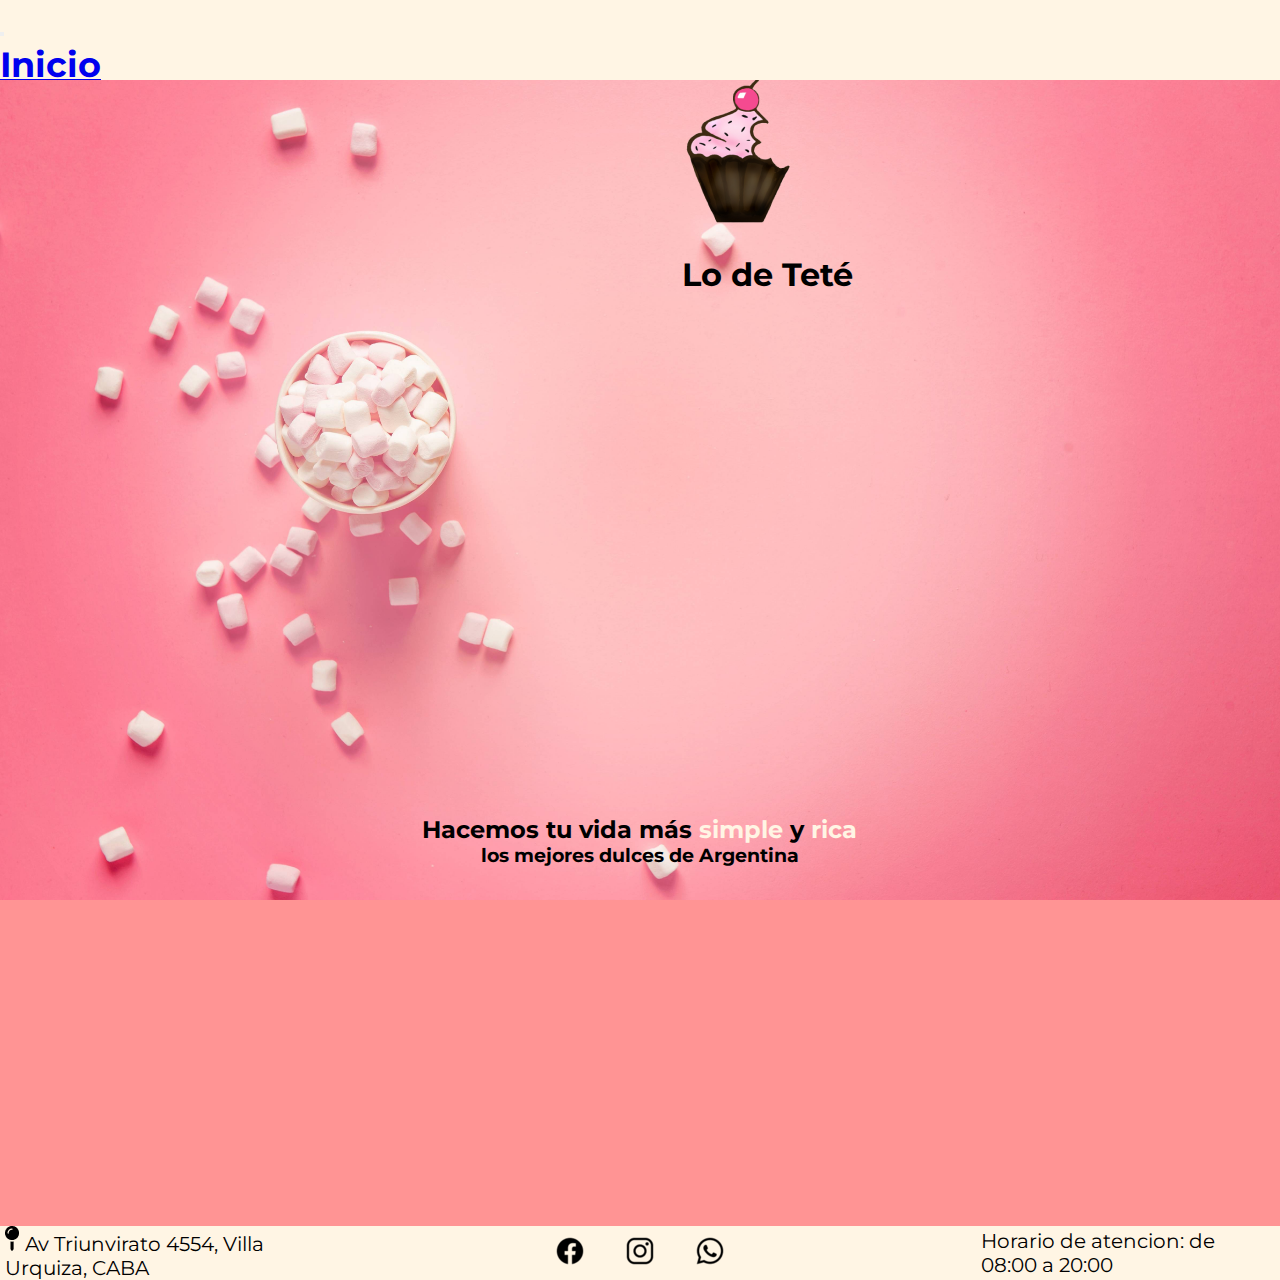
<file: index.html>
<!DOCTYPE html>
<html lang="es">

<head>
    <meta charset="UTF-8">
    <meta http-equiv="X-UA-Compatible" content="IE=edge">
    <meta name="viewport" content="width=device-width, initial-scale=1.0">
    <meta name="description" content="Lo de teté, venta de dulces, conoce nuestros productos">
    <meta name="keywords" content="tortas, dulces, comida dulce argentina">
    <title>Dulces Lo de Teté</title>
    <link rel="shortcut icon" href="assets/img/logo.png" type="image/x-icon">
    <link href="https://fonts.googleapis.com/css2?family=Montserrat:ital,wght@1,500&display=swap" rel="stylesheet">
    <link href="https://cdn.jsdelivr.net/npm/bootstrap@5.3.0-alpha3/dist/css/bootstrap.min.css" rel="stylesheet"
        integrity="sha384-KK94CHFLLe+nY2dmCWGMq91rCGa5gtU4mk92HdvYe+M/SXH301p5ILy+dN9+nJOZ" crossorigin="anonymous">
    <link rel="stylesheet" href="./css/style.css">
</head>

<body>
    <div class="hero">
        <header class="header">          
            <nav class="navbar navbar-expand-lg bg-body-tertiary">
                <div class="container-fluid">
                    <button class="navbar-toggler" type="button" data-bs-toggle="collapse" data-bs-target="#navbarNav"
                        aria-controls="navbarNav" aria-expanded="false" aria-label="Toggle navigation">
                        <span class="navbar-toggler-icon"></span>
                    </button>
                    <div class="collapse navbar-collapse" id="navbarNav">
                        <ul class="navbar-nav">
                            <li class="nav-item">
                                <a class="nav-link active" aria-current="page" href="#">Inicio</a>
                            </li>
                            <li class="nav-item">
                                <a class="nav-link" href="./pages/productos.html">Productos</a>
                            </li>
                            <li class="nav-item">
                                <a class="nav-link" href="./pages/combo.html">Combos</a>
                            </li>
                            <li class="nav-item">
                                <a class="nav-link" href="./pages/delivery.html">Delivery</a>
                            </li>
                            <li class="nav-item">
                                <a class="nav-link" href="./pages/nosotros.html">Nosotros</a>
                            </li>
                        </ul>
                    </div>
                </div>
            </nav>
        </header>
        <main class="main-index">
            <section class="sectionLogo">
                <div>
                    <img src="assets/img/logo.png" alt="">
                    <h1>Lo de Teté</h1>
                </div>
            </section>
            <div class="sectionPrincipal">
                <h2>Hacemos tu vida más <strong class="strong">simple</strong> y <strong class="strong">rica</strong>
                </h2>
            </div>
            <div class="sectionPrincipal2">
                <h3>los mejores dulces de Argentina</h3>
            </div>          
        </main>
        <footer>
            <section class="sectionFoin">
                <div>
                    <img src="./assets/img/ubicacion.png" alt="">
                    Av Triunvirato 4554, Villa Urquiza, CABA
                </div>
            </section>
            <section class="sectionFome">
                <a href="https://es-la.facebook.com/" target="_blank">
                    <img src="./assets/img/logo-facebook.png" alt="">
                </a>
                <a href="https://www.instagram.com/" target="_blank">
                    <img src="./assets/img/logo-instagram.png" alt="">
                </a>
                <a href="https://www.whatsapp.com/?lang=es" target="_blank">
                    <img src="./assets/img/logo-whatsapp.png" alt="">
                </a>
            </section>
            <section class="sectionFofi">
                Horario de atencion: de 08:00 a 20:00
            </section>
        </footer>
    </div>
</body>
<script src="https://cdn.jsdelivr.net/npm/@popperjs/core@2.11.7/dist/umd/popper.min.js"
    integrity="sha384-zYPOMqeu1DAVkHiLqWBUTcbYfZ8osu1Nd6Z89ify25QV9guujx43ITvfi12/QExE"
    crossorigin="anonymous"></script>
<script src="https://cdn.jsdelivr.net/npm/bootstrap@5.3.0-alpha3/dist/js/bootstrap.min.js"
    integrity="sha384-Y4oOpwW3duJdCWv5ly8SCFYWqFDsfob/3GkgExXKV4idmbt98QcxXYs9UoXAB7BZ"
    crossorigin="anonymous"></script>

</html>
</file>
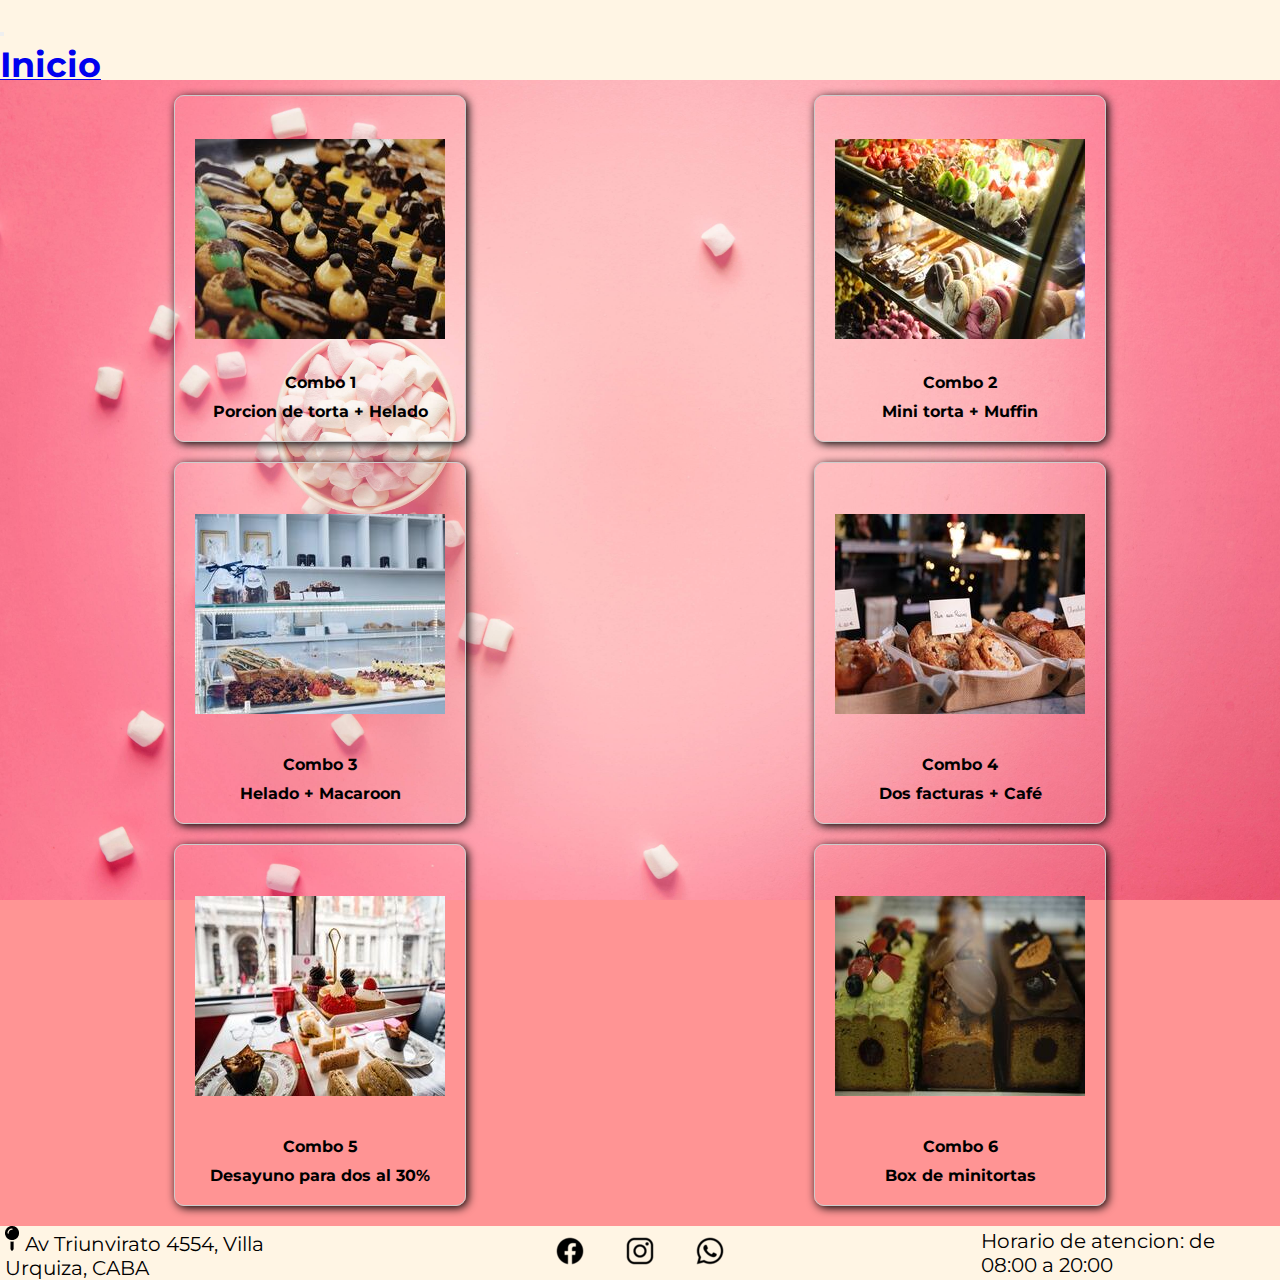
<file: pages/combo.html>
<!DOCTYPE html>
<html lang="es">

<head>
    <meta charset="UTF-8">
    <meta http-equiv="X-UA-Compatible" content="IE=edge">
    <meta name="viewport" content="width=device-width, initial-scale=1.0">
    <meta name="description" content="Lo de teté, venta de dulces, conoce nuestros productos">
    <meta name="keywords" content="Dulces, combos, combos baratos de dulces">
    <title>Combo</title>
    <link rel="shortcut icon" href="assets/img/logo.png" type="image/x-icon">
    <link href="https://fonts.googleapis.com/css2?family=Montserrat:ital,wght@1,500&display=swap" rel="stylesheet">
    <link href="https://cdn.jsdelivr.net/npm/bootstrap@5.3.0-alpha3/dist/css/bootstrap.min.css" rel="stylesheet"
    integrity="sha384-KK94CHFLLe+nY2dmCWGMq91rCGa5gtU4mk92HdvYe+M/SXH301p5ILy+dN9+nJOZ" crossorigin="anonymous">
    <link rel="stylesheet" href="../css/style.css">
</head>

<body>
    <div class="hero">
        <header class="header">
            <!-- <nav class="nav">
                <ul class="navbarb">
                    <li><a href="../index.html">Inicio</a></li>
                    <li><a href="./productos.html">Productos</a></li>
                    <li><a href="">Combo</a></li>
                    <li><a href="./delivery.html">Delivery</a></li>
                    <li><a href="./nosotros.html">Nosotros</a></li>
                </ul>
            </nav>  -->
            <nav class="navbar navbar-expand-lg bg-body-tertiary">
                <div class="container-fluid">
                    <button class="navbar-toggler" type="button" data-bs-toggle="collapse" data-bs-target="#navbarNav"
                        aria-controls="navbarNav" aria-expanded="false" aria-label="Toggle navigation">
                        <span class="navbar-toggler-icon"></span>
                    </button>        
                    <div class="collapse navbar-collapse" id="navbarNav">
                        <ul class="navbar-nav">
                            <li class="nav-item">
                                <a class="nav-link " href="../index.html">Inicio</a>
                            </li>
                            <li class="nav-item">
                                <a class="nav-link" href="./productos.html">Productos</a>
                            </li>
                            <li class="nav-item">
                                <a class="nav-link active" aria-current="page" href="">Combos</a>
                            </li>
                            <li class="nav-item">
                                <a class="nav-link" href="./delivery.html">Delivery</a>
                            </li>
                            <li class="nav-item">
                                <a class="nav-link" href="./nosotros.html">Nosotros</a>
                            </li>
                        </ul>
                    </div>
                </div>
            </nav>
        </header>
        <main class="main-combo">
            <section class="card-combo1">
                <div class="card-combimg1">
                    <img src="../assets/img/combo1.jpg" alt="foto">
                </div>
                <div class="card-combcontent1">
                    <p>Combo 1</p>
                    <p>Porcion de torta + Helado</p>
                </div>
            </section>
            <section class="card-combo2">
                <div class="card-combimg2">
                    <img src="../assets/img/combo2.jpg" alt="foto">
                </div>
                <div class="card-combcontent2">
                    <p>Combo 2</p>
                    <p>Mini torta + Muffin</p>
                </div>
            </section>
            <section class="card-combo3">
                <div class="card-combimg3">
                    <img src="../assets/img/combo3.jpg" alt="foto">
                </div>
                <div class="card-combcontent3">
                    <p>Combo 3</p>
                    <p>Helado + Macaroon </p>
                </div>
            </section>
            <section class="card-combo4">
                <div class="card-combimg4">
                    <img src="../assets/img/combo4.jpg" alt="foto">
                </div>
                <div class="card-combcontent4">
                    <p>Combo 4</p>
                    <p>Dos facturas + Café </p>
                </div>
            </section>
            <section class="card-combo5">
                <div class="card-combimg5">
                    <img src="../assets/img/combo5.jpg" alt="foto">
                </div>
                <div class="card-combcontent5">
                    <p>Combo 5</p>
                    <p>Desayuno para dos al 30%</p>
                </div>
            </section>
            <section class="card-combo6">
                <div class="card-combimg6">
                    <img src="../assets/img/combo6.jpg" alt="foto">
                </div>
                <div class="card-combcontent6">
                    <p>Combo 6</p>
                    <p>Box de minitortas</p>
                </div>
            </section>
        </main>
        <footer>
            <section class="sectionFoin">
                <div>
                    <img src="../assets/img/ubicacion.png" alt="">
                    Av Triunvirato 4554, Villa Urquiza, CABA
                </div>
            </section>
            <section class="sectionFome">
                <a href="https://es-la.facebook.com/" target="_blank">
                    <img src="../assets/img/logo-facebook.png" alt="">
                </a>
                <a href="https://www.instagram.com/" target="_blank">
                    <img src="../assets/img/logo-instagram.png" alt="">
                </a>
                <a href="https://www.whatsapp.com/?lang=es" target="_blank">
                    <img src="../assets/img/logo-whatsapp.png" alt="">
                </a>
            </section>
            <section class="sectionFofi">
                Horario de atencion: de 08:00 a 20:00 
            </section>
        </footer>
    </div>
</body>
<script src="https://cdn.jsdelivr.net/npm/@popperjs/core@2.11.7/dist/umd/popper.min.js"
    integrity="sha384-zYPOMqeu1DAVkHiLqWBUTcbYfZ8osu1Nd6Z89ify25QV9guujx43ITvfi12/QExE"
    crossorigin="anonymous"></script>
<script src="https://cdn.jsdelivr.net/npm/bootstrap@5.3.0-alpha3/dist/js/bootstrap.min.js"
    integrity="sha384-Y4oOpwW3duJdCWv5ly8SCFYWqFDsfob/3GkgExXKV4idmbt98QcxXYs9UoXAB7BZ"
    crossorigin="anonymous"></script>
</html>
</file>
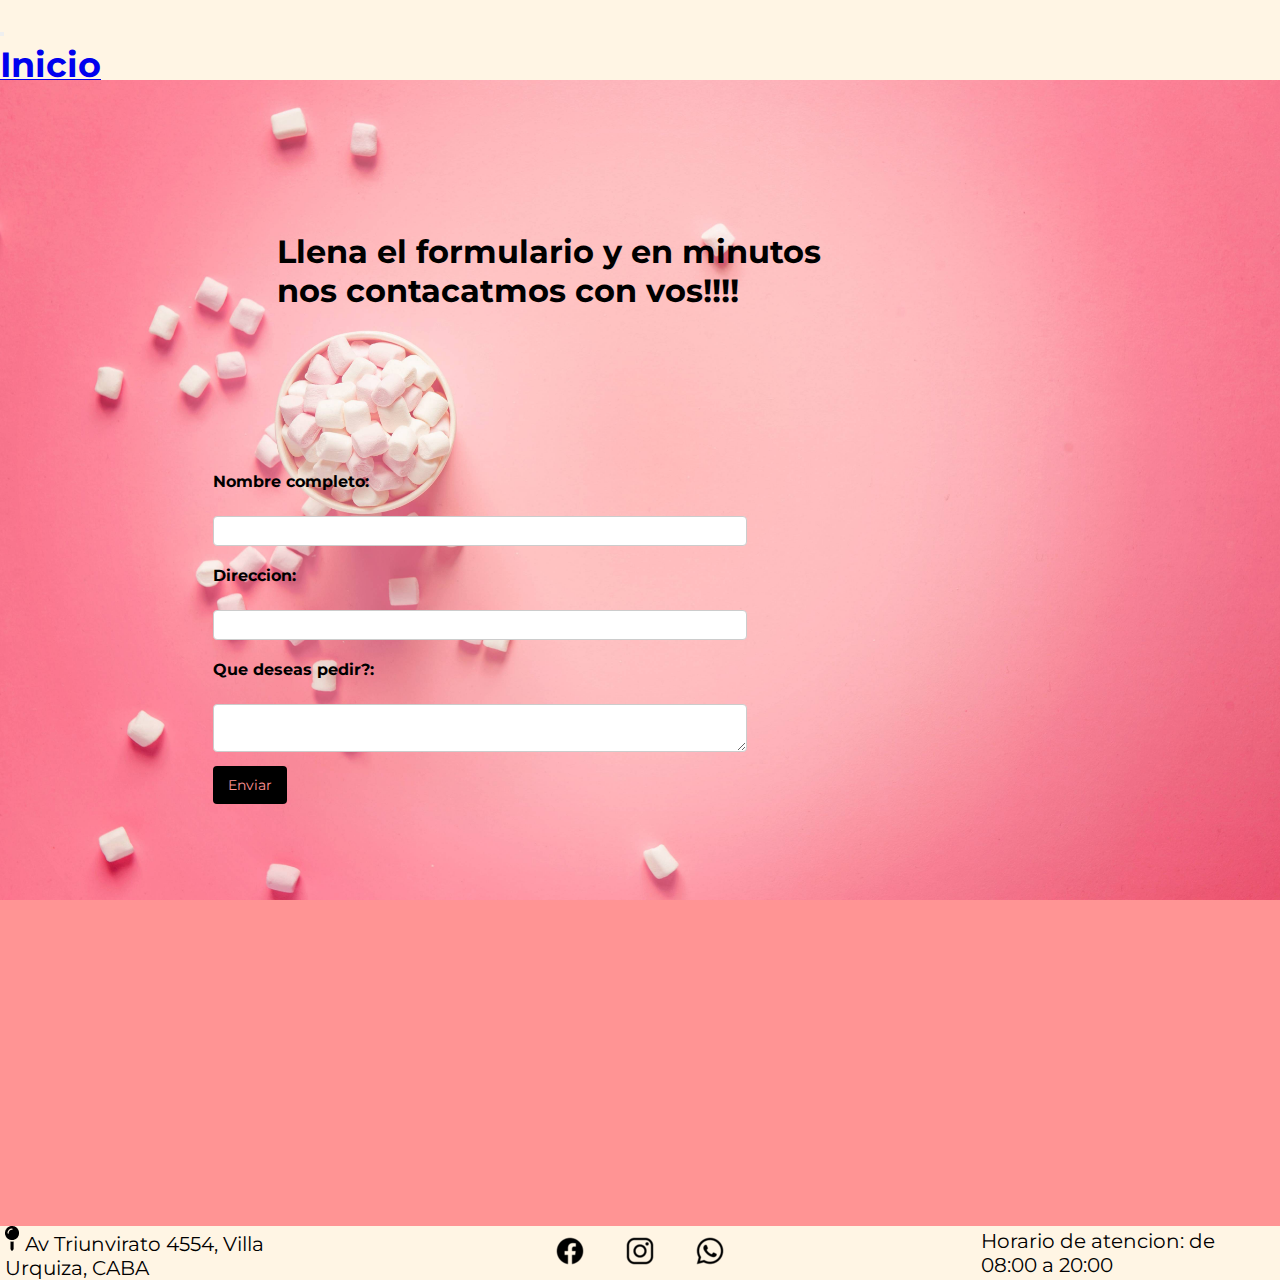
<file: pages/delivery.html>
<!DOCTYPE html>
<html lang="es">

<head>
    <meta charset="UTF-8">
    <meta http-equiv="X-UA-Compatible" content="IE=edge">
    <meta name="viewport" content="width=device-width, initial-scale=1.0">
    <meta name="description" content="Lo de teté, venta de dulces, conoce nuestros productos">
    <meta name="keywords" content="delivery de dulces, pedir cosas dulces, llegamos a tu casa ">
    <title>Delivery</title>
    <link rel="shortcut icon" href="assets/img/logo.png" type="image/x-icon">
    <link href='https://unpkg.com/boxicons@2.1.4/css/boxicons.min.css' rel='stylesheet'>
    <link href="https://fonts.googleapis.com/css2?family=Montserrat:ital,wght@1,500&display=swap" rel="stylesheet">
    <link href="https://cdn.jsdelivr.net/npm/bootstrap@5.3.0-alpha3/dist/css/bootstrap.min.css" rel="stylesheet"
    integrity="sha384-KK94CHFLLe+nY2dmCWGMq91rCGa5gtU4mk92HdvYe+M/SXH301p5ILy+dN9+nJOZ" crossorigin="anonymous">
    <link rel="stylesheet" href="../css/style.css">
</head>
<body>
    <div class="hero">        
        <header class="header">
             <!-- 
            <nav class="nav">
                <ul class="navbarb">
                    <li><a href="../index.html">Inicio</a></li>
                    <li><a href="./productos.html">Productos</a></li>
                    <li><a href="./combo.html">Combo</a></li>
                    <li><a href="./delivery.html">Delivery</a></li>
                    <li><a href="./nosotros.html">Nosotros</a></li>
                </ul>
            </nav>
             -->
             <nav class="navbar navbar-expand-lg bg-body-tertiary">
                <div class="container-fluid" >
                  <button class="navbar-toggler" type="button" data-bs-toggle="collapse" data-bs-target="#navbarNav" aria-controls="navbarNav" aria-expanded="false" aria-label="Toggle navigation">
                    <span class="navbar-toggler-icon"></span>
                  </button>
                  <div class="collapse navbar-collapse" id="navbarNav">
                    <ul class="navbar-nav">
                      <li class="nav-item">
                        <a class="nav-link" href="../index.html">Inicio</a>
                      </li>
                      <li class="nav-item">
                        <a class="nav-link" href="./productos.html">Productos</a>
                      </li>
                      <li class="nav-item">
                        <a class="nav-link"  href="./combo.html">Combos</a>
                      </li>
                      <li class="nav-item">
                        <a class="nav-link active" aria-current="page" href="#">Delivery</a>
                      </li>
                      <li class="nav-item">
                        <a class="nav-link"  href="./nosotros.html">Nosotros</a>
                      </li>
                    </ul>
                  </div>
                </div>
              </nav>
        </header>       
        <main class="main-deli">
            <div class="section-exp">
                <h1>Llena el formulario y en minutos nos contacatmos con vos!!!!</h1>
            </div>
            <section class="section-form">
                <form action="">
                    <label for="nombre">Nombre completo:</label>
                    <input type="text" id="nombre" name="nombre" required>
                    <label for="direccion">Direccion:</label>
                    <input type="email" id="correo" name="direccion" required>
                    <label for="mensaje">Que deseas pedir?:</label>
                    <textarea id="mensaje" name="mensaje" required></textarea>
                    <button type="submit">Enviar</button>
                </form>
            </section>
            </form>
            </section>
        </main>
        <footer>
            <section class="sectionFoin">
                <div>
                    <img src="../assets/img/ubicacion.png" alt="">
                    Av Triunvirato 4554, Villa Urquiza, CABA
                </div>
            </section>
            <section class="sectionFome">
                <a href="https://es-la.facebook.com/" target="_blank">
                    <img src="../assets/img/logo-facebook.png" alt="">
                </a>
                <a href="https://www.instagram.com/" target="_blank">
                    <img src="../assets/img/logo-instagram.png" alt="">
                </a>
                <a href="https://www.whatsapp.com/?lang=es" target="_blank">
                    <img src="../assets/img/logo-whatsapp.png" alt="">
                </a>
            </section>
            <section class="sectionFofi">
                Horario de atencion: de 08:00 a 20:00 
            </section>
        </footer>
        <script src="https://cdn.jsdelivr.net/npm/@popperjs/core@2.11.7/dist/umd/popper.min.js"
            integrity="sha384-zYPOMqeu1DAVkHiLqWBUTcbYfZ8osu1Nd6Z89ify25QV9guujx43ITvfi12/QExE"
            crossorigin="anonymous"></script>
        <script src="https://cdn.jsdelivr.net/npm/bootstrap@5.3.0-alpha3/dist/js/bootstrap.min.js"
            integrity="sha384-Y4oOpwW3duJdCWv5ly8SCFYWqFDsfob/3GkgExXKV4idmbt98QcxXYs9UoXAB7BZ"
            crossorigin="anonymous"></script>
</body>
</html>
<!-- 
<body>
    <div class="hero">
         <header class="header">
           <nav class="nav">
                <ul class="navbarb">
                    <li><a href="../index.html">Inicio</a></li>
                    <li><a href="./productos.html">Productos</a></li>
                    <li><a href="./combo.html">Combo</a></li>
                    <li><a href="./delivery.html">Delivery</a></li>
                    <li><a href="./nosotros.html">Nosotros</a></li>
                </ul>
            </nav>
        </header>       
        <nav class="navbar navbar-expand-lg bg-body-tertiary">
            <div class="container-fluid">
                <button class="navbar-toggler" type="button" data-bs-toggle="collapse" data-bs-target="#navbarNav"
                    aria-controls="navbarNav" aria-expanded="false" aria-label="Toggle navigation">
                    <span class="navbar-toggler-icon"></span>
                </button>
                <div class="collapse navbar-collapse" id="navbarNav">
                    <ul class="navbar-nav">
                        <li class="nav-item">
                            <a class="nav-link " href="../index.html">Inicio</a>
                        </li>
                        <li class="nav-item">
                            <a class="nav-link" href="./productos.html">Productos</a>
                        </li>
                        <li class="nav-item">
                            <a class="nav-link" href="./combo.html">Combos</a>
                        </li>
                        <li class="nav-item">
                            <a class="nav-link  active" aria-current="page" href="">Delivery</a>
                        </li>
                        <li class="nav-item">
                            <a class="nav-link" href="./nosotros.html">Nosotros</a>
                        </li>
                    </ul>
                </div>
            </div>
        </nav>
        <main class="main-deli">
            <div class="section-exp">
                <h1>Llena el formulario y en minutos nos contacatmos con vos!!!!</h1>
            </div>
            <section class="section-form">
                <form action="">
                    <label for="nombre">Nombre completo:</label>
                    <input type="text" id="nombre" name="nombre" required>
                    <label for="direccion">Direccion:</label>
                    <input type="email" id="correo" name="direccion" required>
                    <label for="mensaje">Que deseas pedir?:</label>
                    <textarea id="mensaje" name="mensaje" required></textarea>

                    <button type="submit">Enviar</button>
                </form>
            </section>
            </form>
            </section>
        </main>
        <footer>
            <section class="sectionFoin">
                <div>
                    <img src="../assets/img/ubicacion.png" alt="">
                    3891 Ranchview Dr. Richardson, California 62639
                </div>
            </section>
            <section class="sectionFome">
                <a href="https://es-la.facebook.com/" target="_blank">
                    <img src="../assets/img/logo-facebook.png" alt="">
                </a>
                <a href="https://www.instagram.com/" target="_blank">
                    <img src="../assets/img/logo-instagram.png" alt="">
                </a>
                <a href="https://www.whatsapp.com/?lang=es" target="_blank">
                    <img src="../assets/img/logo-whatsapp.png" alt="">
                </a>
            </section>
            <section class="sectionFofi">
                Horario de atencion: de 08:00 a 20:00 
            </section>
        </footer>
</body> 

</html>
</file>
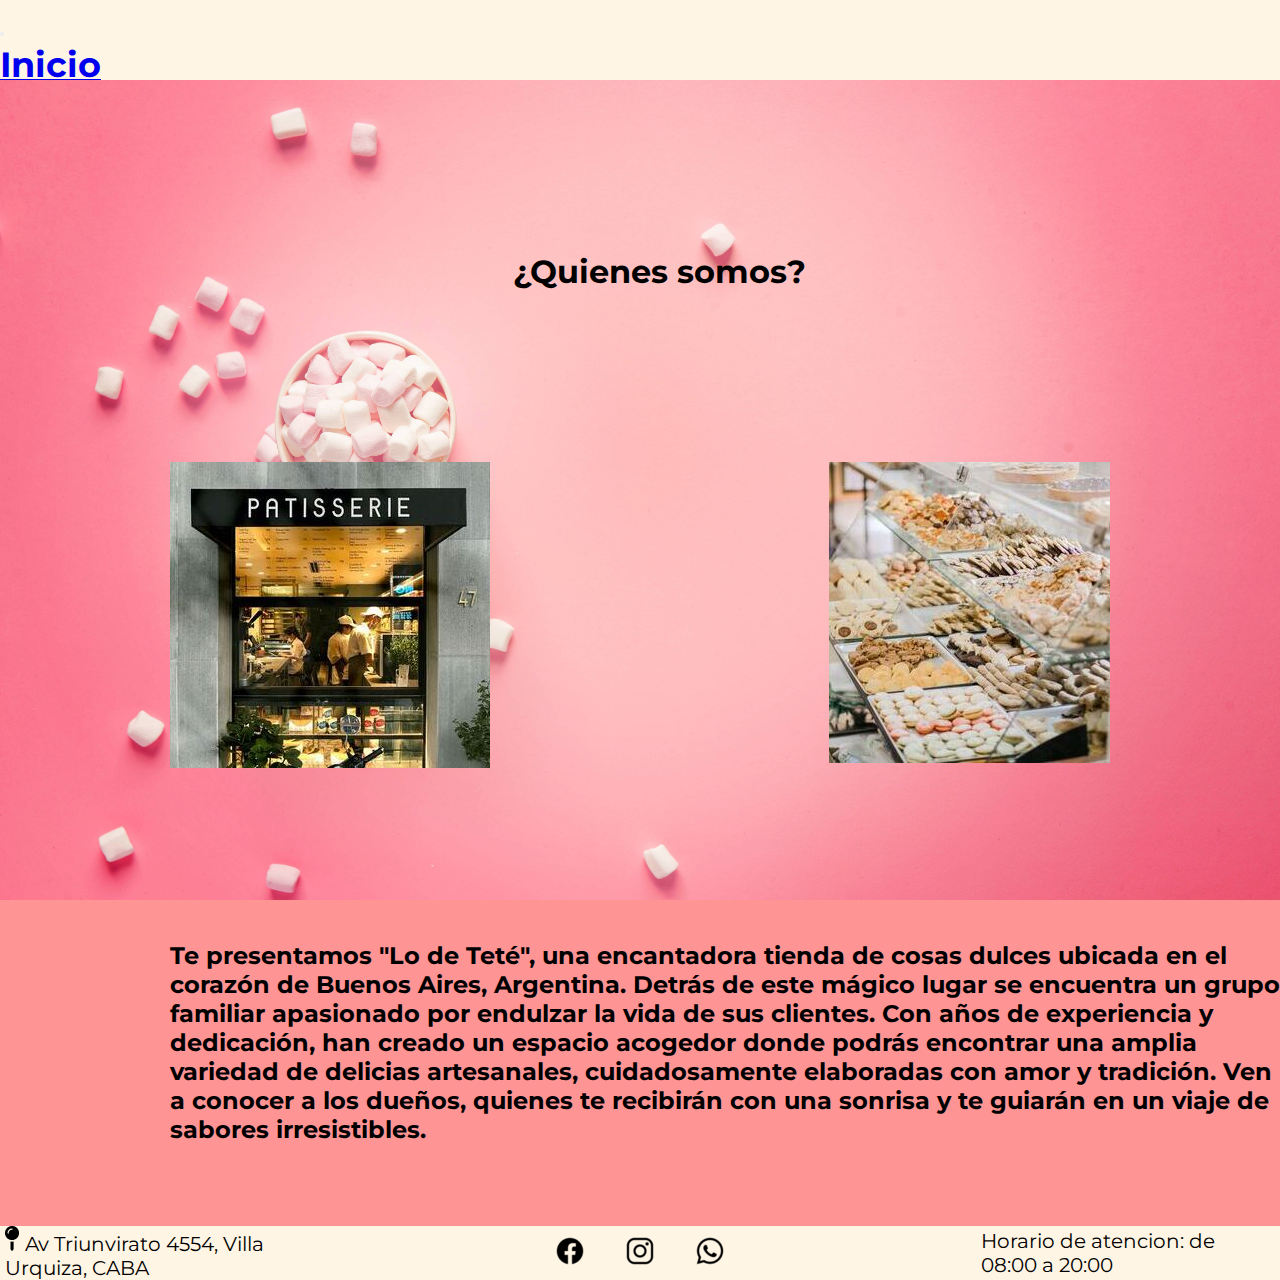
<file: pages/nosotros.html>
<!DOCTYPE html>
<html lang="es">

<head>
    <meta charset="UTF-8">
    <meta http-equiv="X-UA-Compatible" content="IE=edge">
    <meta name="viewport" content="width=device-width, initial-scale=1.0">
    <meta name="description" content="Lo de teté, venta de dulces, conoce nuestros productos">
    <meta name="keywords" content="tortas, dulces, comida dulce argentina">
    <title>Nosotros</title>
    <link rel="shortcut icon" href="assets/img/logo.png" type="image/x-icon">
    <link href="https://fonts.googleapis.com/css2?family=Montserrat:ital,wght@1,500&display=swap" rel="stylesheet">
    <link href="https://cdn.jsdelivr.net/npm/bootstrap@5.3.0-alpha3/dist/css/bootstrap.min.css" rel="stylesheet"
        integrity="sha384-KK94CHFLLe+nY2dmCWGMq91rCGa5gtU4mk92HdvYe+M/SXH301p5ILy+dN9+nJOZ" crossorigin="anonymous">
    <link rel="stylesheet" href="../css/style.css">
</head>

<body>
    <div class="hero">
        <header class="header">
            <!-- <nav class="nav">
                <ul class="navbarb">
                    <li><a href="../index.html">Inicio</a></li>
                    <li><a href="./productos.html">Productos</a></li>
                    <li><a href="./combo.html">Combo</a></li>
                    <li><a href="./delivery.html">Delivery</a></li>
                    <li><a href="">Nosotros</a></li>
                </ul>
            </nav>  -->
            <nav class="navbar navbar-expand-lg bg-body-tertiary">
                <div class="container-fluid">
                    <button class="navbar-toggler" type="button" data-bs-toggle="collapse" data-bs-target="#navbarNav"
                        aria-controls="navbarNav" aria-expanded="false" aria-label="Toggle navigation">
                        <span class="navbar-toggler-icon"></span>
                    </button>
                    <div class="collapse navbar-collapse" id="navbarNav">
                        <ul class="navbar-nav">
                            <li class="nav-item">
                                <a class="nav-link " href="../index.html">Inicio</a>
                            </li>
                            <li class="nav-item">
                                <a class="nav-link" href="./productos.html">Productos</a>
                            </li>
                            <li class="nav-item">
                                <a class="nav-link" href="./combo.html">Combos</a>
                            </li>
                            <li class="nav-item">
                                <a class="nav-link" href="./delivery.html">Delivery</a>
                            </li>
                            <li class="nav-item">
                                <a class="nav-link active" aria-current="page" href="">Nosotros</a>
                            </li>
                        </ul>
                    </div>
                </div>
            </nav>
        </header>
        <main class="main-nos">
            <div class="info-nos">
                <h1>
                    ¿Quienes somos?
                </h1>
            </div>
            <div class="info-nos2">
                <h2>
                    Te presentamos "Lo de Teté", una encantadora tienda de cosas dulces ubicada en el corazón de Buenos
                    Aires, Argentina. Detrás de este mágico lugar se encuentra un grupo familiar apasionado por endulzar
                    la vida de sus clientes. Con años de experiencia y dedicación, han creado un espacio acogedor donde
                    podrás encontrar una amplia variedad de delicias artesanales, cuidadosamente elaboradas con amor y
                    tradición. Ven a conocer a los dueños, quienes te recibirán con una sonrisa y te guiarán en un viaje
                    de sabores irresistibles.</h2>
            </div>
            <div class="img-nos">
                <img src="../assets/img/local.jpg" alt="foto de nosotros">
            </div>
            <div class="img-nos2">
                <img src="../assets/img/local-2.jpg" alt="foto de nosotros">
            </div>
        </main>
        <footer>
            <section class="sectionFoin">
                <div>
                    <img src="../assets/img/ubicacion.png" alt="">
                    Av Triunvirato 4554, Villa Urquiza, CABA
                </div>
            </section>
            <section class="sectionFome">
                <a href="https://es-la.facebook.com/" target="_blank">
                    <img src="../assets/img/logo-facebook.png" alt="">
                </a>
                <a href="https://www.instagram.com/" target="_blank">
                    <img src="../assets/img/logo-instagram.png" alt="">
                </a>
                <a href="https://www.whatsapp.com/?lang=es" target="_blank">
                    <img src="../assets/img/logo-whatsapp.png" alt="">
                </a>
            </section>
            <section class="sectionFofi">
                Horario de atencion: de 08:00 a 20:00
            </section>
        </footer>
    </div>
</body>
<script src="https://cdn.jsdelivr.net/npm/@popperjs/core@2.11.7/dist/umd/popper.min.js"
    integrity="sha384-zYPOMqeu1DAVkHiLqWBUTcbYfZ8osu1Nd6Z89ify25QV9guujx43ITvfi12/QExE"
    crossorigin="anonymous"></script>
<script src="https://cdn.jsdelivr.net/npm/bootstrap@5.3.0-alpha3/dist/js/bootstrap.min.js"
    integrity="sha384-Y4oOpwW3duJdCWv5ly8SCFYWqFDsfob/3GkgExXKV4idmbt98QcxXYs9UoXAB7BZ"
    crossorigin="anonymous"></script>

</html>
</file>
<file: css/style.css>
@import url("https://fonts.googleapis.com/css2?family=Montserrat:ital,wght@0,100;0,200;0,300;0,400;0,500;0,600;0,700;0,800;0,900;1,100;1,200;1,300;1,400;1,500;1,600;1,700;1,800;1,900&display=swap");
* {
  margin: 0;
  padding: 0;
  box-sizing: border-box;
  font-family: "Montserrat", sans-serif;
}

.hero {
  width: 100%;
  display: grid;
  margin: 0 auto;
  grid-template-rows: 80px 1fr auto;
  text-decoration: none;
  list-style: none;
}

header {
  display: grid;
  grid-template-columns: repeat(11, 1fr);
  align-items: center;
  height: 80px;
  background-color: #FFF5E4;
}
header .nav {
  grid-column: 4/9;
}
header .navbar {
  --bs-navbar-padding-y: 0.0rem;
  font-size: 35px;
  font-weight: bold;
}
header .navbar .container-fluid {
  background-color: #FFF5E4;
}
header .navbarb {
  display: flex;
  flex-direction: row;
  gap: 5px;
  list-style-type: none;
}
header .navbarb li {
  display: inline-block;
  text-decoration: none;
  list-style: none;
  font-size: 30px;
  padding-left: 10px;
  color: black;
  font-family: "Montserrat", sans-serif;
}
header .navbarb a {
  text-decoration: none;
  list-style: none;
  font-weight: 800;
  color: black;
  font-weight: bold;
}
header .navbarb a .nav-link {
  font-size: 30px;
}

.main-index,
.main-prod,
.main-deli,
.main-nos,
.main-combo {
  background-color: #FF9494;
  width: 100%;
  margin: 0 auto;
  background-size: cover;
  background-position: center;
  background-repeat: no-repeat;
  background-attachment: fixed;
  background-image: url(../assets/img/fondo-little.jpg);
  color: black;
  font-family: "Montserrat", sans-serif;
  display: grid;
  grid-template-columns: repeat(6, 1fr);
  grid-template-rows: repeat(3, 1fr);
}

.main-index .sectionLogo {
  display: grid;
  grid-column: 4/6;
  font-family: "Montserrat", sans-serif;
  font-weight: bold;
  display: flex;
  flex-direction: none;
  flex-wrap: none;
  justify-content: end;
  align-items: end;
}
.main-index .sectionPrincipal {
  display: grid;
  grid-column: 4/6;
  grid-row: 2/3;
  justify-content: center;
  align-items: end;
}
.main-index .sectionPrincipal .strong {
  color: #FFF5E4;
  font-weight: bold;
}
.main-index .sectionPrincipal2 {
  display: grid;
  grid-column: 4/6;
  grid-row: 3/4;
  justify-content: center;
  align-items: start;
}
.main-index .sectionFinal {
  display: grid;
  grid-row: 3/4;
  grid-column: 5/7;
  font-size: 105%;
  flex-direction: column;
  justify-content: center;
  align-items: center;
}

.main-nos .info-nos {
  display: grid;
  grid-row: 1;
  grid-column: 3/5;
  justify-content: center;
  align-items: center;
}
.main-nos .info-nos2 {
  display: grid;
  grid-row: 3/5;
  grid-column: 2/7;
  justify-content: center;
  align-items: center;
  padding-top: 15px;
}
.main-nos .img-nos {
  display: grid;
  grid-row: 2;
  grid-column: 2/3;
}
.main-nos .img-nos2 {
  display: grid;
  grid-row: 2;
  grid-column: 5/6;
}

.main-prod .card-tortas {
  display: grid;
  grid-row: 1/2;
  grid-column: 2/3;
  justify-content: center;
  align-items: end;
  max-width: 360px;
  border: 1px solid #ccc;
  box-shadow: 2px 2px 10px black;
  padding: 20px;
  margin-bottom: 20px;
  border-radius: 10px;
  margin-top: 5%;
}
.main-prod .card-tortas .card-img1 {
  width: 100%;
  height: auto;
  margin-bottom: 10px;
}
.main-prod .card-tortas .card-content1 {
  font-weight: bold;
  display: flex;
  display: flex;
  flex-direction: column;
  flex-wrap: none;
  justify-content: center;
  align-items: center;
  gap: 10px;
}

.card-muffins {
  display: grid;
  grid-row: 1/2;
  grid-column: 5/6;
  justify-content: center;
  align-items: end;
  max-width: 360px;
  border: 1px solid #ccc;
  box-shadow: 2px 2px 10px black;
  padding: 20px;
  margin-bottom: 20px;
  border-radius: 10px;
  margin-top: 5%;
}
.card-muffins .card-img2 {
  width: 100%;
  height: auto;
  margin-bottom: 10px;
  margin-left: 15px;
}
.card-muffins .card-content2 {
  font-weight: bold;
  display: flex;
  flex-direction: column;
  flex-wrap: none;
  justify-content: center;
  align-items: center;
  gap: 10px;
}

.card-minitorta, .card-helado, .card-facturas, .card-macarons {
  display: grid;
  grid-row: 2/3;
  grid-column: 2/3;
  justify-content: center;
  align-items: end;
  max-width: 360px;
  border: 1px solid #ccc;
  box-shadow: 2px 2px 10px black;
  padding: 20px;
  margin-bottom: 20px;
  border-radius: 10px;
  animation-name: cardEntrance;
  animation-duration: 1s;
  animation-timing-function: ease-in-out;
  animation-fill-mode: forwards;
}
.card-minitorta .card-img3, .card-helado .card-img3, .card-facturas .card-img3, .card-macarons .card-img3 {
  display: flex;
  flex-direction: none;
  flex-wrap: none;
  justify-content: center;
  align-items: center;
  width: 100%;
  height: auto;
  margin-bottom: 10px;
  object-fit: contain;
}
.card-minitorta .card-content3, .card-helado .card-content3, .card-facturas .card-content3, .card-macarons .card-content3 {
  font-weight: bold;
  display: flex;
  flex-direction: column;
  flex-wrap: none;
  justify-content: center;
  align-items: center;
  gap: 10px;
}
@keyframes cardEntrance {
  0% {
    opacity: 0;
    transform: translateY(50px);
  }
  100% {
    opacity: 1;
    transform: translateY(0);
  }
}

.card-macarons {
  grid-row: 2/3;
  grid-column: 5/6;
  animation-name: cardEntrance;
  animation-duration: 1s;
  animation-timing-function: ease-in-out;
  animation-fill-mode: forwards;
}
.card-macarons .card-img4 {
  display: flex;
  flex-direction: none;
  flex-wrap: none;
  justify-content: center;
  align-items: center;
  width: 100%;
  height: auto;
  margin-bottom: 10px;
  object-fit: contain;
}
.card-macarons .card-content4 {
  font-weight: bold;
  display: flex;
  flex-direction: column;
  flex-wrap: none;
  justify-content: center;
  align-items: center;
  gap: 10px;
}
@keyframes cardEntrance {
  0% {
    opacity: 0;
    transform: translateY(50px);
  }
  100% {
    opacity: 1;
    transform: translateY(0);
  }
}

.card-facturas {
  grid-row: 3/4;
  grid-column: 2/3;
  animation-name: cardEntrance;
  animation-duration: 1s;
  animation-timing-function: ease-in-out;
  animation-fill-mode: forwards;
}
.card-facturas .card-img5 {
  display: flex;
  flex-direction: none;
  flex-wrap: none;
  justify-content: center;
  align-items: center;
  width: 100%;
  height: auto;
  margin-bottom: 10px;
  object-fit: contain;
}
.card-facturas .card-content5 {
  font-weight: bold;
  display: flex;
  flex-direction: column;
  flex-wrap: none;
  justify-content: center;
  align-items: center;
  gap: 10px;
}
@keyframes cardEntrance {
  0% {
    opacity: 0;
    transform: translateY(50px);
  }
  100% {
    opacity: 1;
    transform: translateY(0);
  }
}

.card-helado {
  grid-row: 3/4;
  grid-column: 5/6;
  animation-name: cardEntrance;
  animation-duration: 1s;
  animation-timing-function: ease-in-out;
  animation-fill-mode: forwards;
}
.card-helado .card-img6 {
  display: flex;
  flex-direction: none;
  flex-wrap: none;
  justify-content: center;
  align-items: center;
  width: 100%;
  height: auto;
  margin-bottom: 10px;
  object-fit: contain;
}
.card-helado .card-content6 {
  font-weight: bold;
  display: flex;
  flex-direction: column;
  flex-wrap: none;
  justify-content: center;
  align-items: center;
  gap: 10px;
}
@keyframes cardEntrance {
  0% {
    opacity: 0;
    transform: translateY(50px);
  }
  100% {
    opacity: 1;
    transform: translateY(0);
  }
}

.main-combo .card-combo1 {
  display: grid;
  grid-row: 1/2;
  grid-column: 2/3;
  justify-content: center;
  align-items: end;
  max-width: 360px;
  border: 1px solid #ccc;
  box-shadow: 2px 2px 10px black;
  padding: 20px;
  margin-bottom: 20px;
  border-radius: 10px;
  margin-top: 5%;
}
.main-combo .card-combo1 .card-combimg1 {
  display: flex;
  flex-direction: none;
  flex-wrap: none;
  justify-content: center;
  align-items: center;
  width: 100%;
  height: auto;
  margin-bottom: 10px;
  object-fit: contain;
}
.main-combo .card-combo1 .card-combcontent1 {
  font-weight: bold;
  display: flex;
  flex-direction: column;
  flex-wrap: none;
  justify-content: center;
  align-items: center;
  gap: 10px;
}
.main-combo .card-combo2 {
  display: grid;
  grid-row: 1/2;
  grid-column: 5/6;
  justify-content: center;
  align-items: end;
  max-width: 360px;
  border: 1px solid #ccc;
  box-shadow: 2px 2px 10px black;
  padding: 20px;
  margin-bottom: 20px;
  border-radius: 10px;
  margin-top: 5%;
}
.main-combo .card-combo2 .card-combimg2 {
  display: flex;
  flex-direction: none;
  flex-wrap: none;
  justify-content: center;
  align-items: center;
  width: 100%;
  height: auto;
  margin-bottom: 10px;
  object-fit: contain;
}
.main-combo .card-combo2 .card-combcontent2 {
  font-weight: bold;
  display: flex;
  flex-direction: column;
  flex-wrap: none;
  justify-content: center;
  align-items: center;
  gap: 10px;
}
.main-combo .card-combo3 {
  display: grid;
  grid-row: 2/3;
  grid-column: 2/3;
  justify-content: center;
  align-items: end;
  max-width: 360px;
  border: 1px solid #ccc;
  box-shadow: 2px 2px 10px black;
  padding: 20px;
  margin-bottom: 20px;
  border-radius: 10px;
}
.main-combo .card-combo3 .card-combimg3 {
  display: flex;
  flex-direction: none;
  flex-wrap: none;
  justify-content: center;
  align-items: center;
  width: 100%;
  height: auto;
  margin-bottom: 10px;
  object-fit: contain;
}
.main-combo .card-combo3 .card-combcontent3 {
  font-weight: bold;
  display: flex;
  flex-direction: column;
  flex-wrap: none;
  justify-content: center;
  align-items: center;
  gap: 10px;
}
.main-combo .card-combo4 {
  display: grid;
  grid-row: 2/3;
  grid-column: 5/6;
  justify-content: center;
  align-items: end;
  max-width: 360px;
  border: 1px solid #ccc;
  box-shadow: 2px 2px 10px black;
  padding: 20px;
  margin-bottom: 20px;
  border-radius: 10px;
}
.main-combo .card-combo4 .card-combimg4 {
  display: flex;
  flex-direction: none;
  flex-wrap: none;
  justify-content: center;
  align-items: center;
  width: 100%;
  height: auto;
  margin-bottom: 10px;
  object-fit: contain;
}
.main-combo .card-combo4 .card-combcontent4 {
  font-weight: bold;
  display: flex;
  flex-direction: column;
  flex-wrap: none;
  justify-content: center;
  align-items: center;
  gap: 10px;
}
.main-combo .card-combo5 {
  display: grid;
  grid-row: 3/4;
  grid-column: 2/3;
  justify-content: center;
  align-items: end;
  max-width: 360px;
  border: 1px solid #ccc;
  box-shadow: 2px 2px 10px black;
  padding: 20px;
  margin-bottom: 20px;
  border-radius: 10px;
}
.main-combo .card-combo5 .card-combimg5 {
  display: flex;
  flex-direction: none;
  flex-wrap: none;
  justify-content: center;
  align-items: center;
  width: 100%;
  height: auto;
  margin-bottom: 10px;
  object-fit: contain;
}
.main-combo .card-combo5 .card-combcontent5 {
  font-weight: bold;
  display: flex;
  flex-direction: column;
  flex-wrap: none;
  justify-content: center;
  align-items: center;
  gap: 10px;
}
.main-combo .card-combo6 {
  display: grid;
  grid-row: 3/4;
  grid-column: 5/6;
  justify-content: center;
  align-items: end;
  max-width: 360px;
  border: 1px solid #ccc;
  box-shadow: 2px 2px 10px black;
  padding: 20px;
  margin-bottom: 20px;
  border-radius: 10px;
}
.main-combo .card-combo6 .card-combimg6 {
  display: flex;
  flex-direction: none;
  flex-wrap: none;
  justify-content: center;
  align-items: center;
  width: 100%;
  height: auto;
  margin-bottom: 10px;
  object-fit: contain;
}
.main-combo .card-combo6 .card-combcontent6 {
  font-weight: bold;
  display: flex;
  flex-direction: column;
  flex-wrap: none;
  justify-content: center;
  align-items: center;
  gap: 10px;
}

.main-deli .section-exp {
  display: grid;
  grid-row: 1/2;
  grid-column: 2/5;
  justify-content: center;
  align-items: center;
  margin-left: 10%;
}
.main-deli .section-form {
  display: grid;
  grid-row: 2/3;
  grid-column: 2/3;
}
.main-deli .section-form form {
  width: 250%;
  max-width: 800px;
  margin: 0 auto;
  font-weight: bold;
}
.main-deli .section-form form label {
  display: block;
  margin-bottom: 25px;
  font-weight: bold;
  margin-top: 10px;
}
.main-deli .section-form form input[type=text],
.main-deli .section-form form input[type=email],
.main-deli .section-form form textarea {
  width: 100%;
  padding: 5px;
  margin-bottom: 10px;
  border: 1px solid #ccc;
  border-radius: 4px;
  box-sizing: border-box;
  font-size: 14px;
}
.main-deli .section-form form button[type=submit] {
  background-color: #000000;
  color: #FF9494;
  padding: 10px 15px;
  border: none;
  border-radius: 4px;
  cursor: pointer;
  font-size: 14px;
}

footer {
  display: grid;
  grid-template-columns: 1fr 1fr 1fr;
  background-color: #FFF5E4;
  color: black;
  gap: 15%;
  font-family: "Montserrat", sans-serif;
}
footer .sectionFoin {
  padding-left: 5px;
  display: flex;
  flex-direction: none;
  flex-wrap: none;
  justify-content: none;
  align-items: center;
}
footer .sectionFome {
  gap: 20px;
  display: flex;
  flex-direction: none;
  flex-wrap: none;
  justify-content: center;
  align-items: center;
}
footer .sectionFofi {
  display: flex;
  flex-direction: none;
  flex-wrap: none;
  justify-content: center;
  align-items: center;
}

.navbar {
  --bs-navbar-padding-y: 0.0rem;
}
.navbar .container-fluid {
  background-color: #FFF5E4;
}

@media (max-width: 1440px) {
  .hero {
    width: 100vw;
    height: 100vw;
  }
  .main-index .sectionLogo {
    grid-column: 3/5;
    align-items: start;
  }
  .main-index .sectionPrincipal {
    grid-column: 2/6;
    grid-row: 2/3;
    flex-direction: column;
    justify-content: center;
    align-items: end;
  }
  .main-index .sectionPrincipal2 {
    grid-column: 2/6;
    grid-row: 3/4;
    flex-direction: column;
    justify-content: center;
  }
  footer .sectionFinal {
    grid-row: 3/4;
    grid-column: 4/7;
    flex-direction: column;
    justify-content: center;
    align-items: center;
  }
  footer .sectionFoin {
    align-items: center;
    font-size: 20px;
  }
  footer .sectionFome {
    gap: 40px;
  }
  footer .sectionFofi {
    justify-content: start;
    align-items: center;
    font-size: 20px;
    padding-right: 40px;
  }
}
@media (max-width: 768px) {
  .hero {
    width: 100vw;
    height: 100vw;
  }
  header .navbar {
    font-size: 25px;
  }
  header .navbar .container-fluid {
    background-color: #FFF5E4;
  }
  header .nav {
    grid-column: 1/3;
  }
  header .nav .navbarb {
    flex-direction: column;
    list-style: none;
  }
  header .nav ul {
    position: absolute;
    width: 100%;
    height: 210px;
    top: 80px;
    left: -105%;
    text-align: center;
  }
  header .nav ul li {
    display: block;
    margin: 10px 0;
    line-height: 20px;
  }
  header .nav ul li a {
    font-size: 20px;
    color: #000;
  }
  .footer .sectionFome {
    gap: 10px;
  }
}
@media (max-width: 625px) {
  .hero {
    width: 100vw;
    height: 100vw;
  }
  header .navbar {
    font-size: 20px;
  }
  header .navbar .container-fluid {
    background-color: #FFF5E4;
  }
  header .navbar {
    font-size: 20px;
  }
  header .nav {
    grid-column: 2/5;
  }
  header .nav .navbarb {
    gap: 6%;
  }
  header .nav .navbarb li {
    font-size: 12px;
  }
  .main-index .sectionLogo {
    grid-column: 4/5;
  }
  .main-index .sectionPrincipal {
    grid-column: 2/6;
    grid-row: 2/3;
    flex-direction: column;
    justify-content: center;
    align-items: end;
  }
  .main-index .sectionPrincipal2 {
    grid-column: 2/6;
    grid-row: 3/4;
    flex-direction: column;
    justify-content: center;
  }
  .main-prod .card-muffins {
    display: grid;
    grid-row: 4/5;
    grid-column: 2/3;
    justify-content: center;
    align-items: end;
    max-width: 360px;
    border: 1px solid #ccc;
    box-shadow: 2px 2px 10px black;
    padding: 20px;
    margin-bottom: 20px;
    border-radius: 10px;
    margin-top: 5%;
    margin-left: 5%;
  }
  .main-prod .card-muffins .card-img2 {
    display: flex;
    justify-content: center;
    align-items: center;
    width: 100%;
    height: auto;
    margin-bottom: 10px;
    object-fit: contain;
    margin-left: -2px;
  }
  .main-prod .card-muffins .card-content2 {
    font-weight: bold;
    display: flex;
    flex-direction: column;
    justify-content: center;
    align-items: center;
    gap: 10px;
  }
  .main-prod .card-tortas {
    display: grid;
    grid-row: 1/2;
    grid-column: 2/3;
    justify-content: center;
    align-items: end;
    max-width: 360px;
    border: 1px solid #ccc;
    box-shadow: 2px 2px 10px black;
    padding: 20px;
    margin-bottom: 20px;
    border-radius: 10px;
    margin-top: 5%;
    margin-left: 5%;
  }
  .main-prod .card-tortas .card-img1 {
    width: 100%;
    height: auto;
    margin-bottom: 10px;
  }
  .main-prod .card-tortas .card-content1 {
    font-weight: bold;
    display: flex;
    flex-direction: column;
    justify-content: center;
    align-items: center;
    gap: 10px;
  }
  .main-prod .card-minitorta, .main-prod .card-macarons, .main-prod .card-facturas, .main-prod .card-helado {
    display: grid;
    grid-row: 2/3;
    grid-column: 2/3;
    justify-content: center;
    align-items: end;
    max-width: 360px;
    border: 1px solid #ccc;
    box-shadow: 2px 2px 10px black;
    padding: 20px;
    margin-bottom: 20px;
    border-radius: 10px;
    margin-left: 5%;
  }
  .main-prod .card-minitorta .card-img3, .main-prod .card-macarons .card-img3, .main-prod .card-facturas .card-img3, .main-prod .card-helado .card-img3 {
    display: flex;
    justify-content: center;
    align-items: center;
    width: 100%;
    height: auto;
    margin-bottom: 10px;
    object-fit: contain;
  }
  .main-prod .card-minitorta .card-content3, .main-prod .card-macarons .card-content3, .main-prod .card-facturas .card-content3, .main-prod .card-helado .card-content3 {
    font-weight: bold;
    display: flex;
    flex-direction: column;
    justify-content: center;
    align-items: center;
    gap: 10px;
  }
  .main-prod .card-macarons {
    display: grid;
    grid-row: 5/6;
    grid-column: 2/3;
    justify-content: center;
    align-items: end;
    max-width: 360px;
    border: 1px solid #ccc;
    box-shadow: 2px 2px 10px black;
    padding: 20px;
    margin-bottom: 20px;
    border-radius: 10px;
    margin-left: 5%;
  }
  .main-prod .card-macarons .card-img4 {
    display: flex;
    justify-content: center;
    align-items: center;
    width: 100%;
    height: auto;
    margin-bottom: 10px;
    object-fit: contain;
  }
  .main-prod .card-macarons .card-content4 {
    font-weight: bold;
    display: flex;
    flex-direction: column;
    justify-content: center;
    align-items: center;
    gap: 10px;
  }
  .main-prod .card-facturas {
    display: grid;
    grid-row: 3/4;
    grid-column: 2/3;
    justify-content: center;
    align-items: end;
    max-width: 360px;
    border: 1px solid #ccc;
    box-shadow: 2px 2px 10px black;
    padding: 20px;
    margin-bottom: 20px;
    border-radius: 10px;
    margin-left: 5%;
  }
  .main-prod .card-facturas .card-img5 {
    display: flex;
    justify-content: center;
    align-items: center;
    width: 100%;
    height: auto;
    margin-bottom: 10px;
    object-fit: contain;
  }
  .main-prod .card-facturas .card-content5 {
    font-weight: bold;
    display: flex;
    flex-direction: column;
    justify-content: center;
    align-items: center;
    gap: 10px;
  }
  .main-prod .card-helado {
    display: grid;
    grid-row: 6/7;
    grid-column: 2/3;
    justify-content: center;
    align-items: end;
    max-width: 360px;
    border: 1px solid #ccc;
    box-shadow: 2px 2px 10px black;
    padding: 20px;
    margin-bottom: 20px;
    border-radius: 10px;
    margin-left: 5%;
  }
  .main-prod .card-helado .card-img6 {
    display: flex;
    justify-content: center;
    align-items: center;
    width: 100%;
    height: auto;
    margin-bottom: 10px;
    object-fit: contain;
  }
  .main-prod .card-helado .card-content6 {
    font-weight: bold;
    display: flex;
    flex-direction: column;
    justify-content: center;
    align-items: center;
    gap: 10px;
  }
  .main-nos .info-nos {
    display: grid;
    grid-row: 1/2;
    grid-column: 2/3;
    justify-content: center;
    align-items: center;
    margin-top: -40px;
  }
  .main-nos .info-nos2 {
    display: grid;
    grid-row: 4/5;
    grid-column: 1/3;
    justify-content: center;
    align-items: center;
    margin-left: 30px;
    margin-top: -150px;
  }
  .main-nos .img-nos {
    display: grid;
    grid-row: 2;
    grid-column: 2/3;
    margin-top: -30%;
  }
  .main-nos .img-nos2 {
    display: none;
  }
  .main-combo .card-combo1 {
    display: grid;
    grid-row: 1/2;
    grid-column: 2/3;
    justify-content: center;
    align-items: end;
    max-width: 360px;
    border: 1px solid #ccc;
    box-shadow: 2px 2px 10px black;
    padding: 20px;
    margin-bottom: 20px;
    border-radius: 10px;
    margin-top: 5%;
    margin-left: 5%;
  }
  .main-combo .card-combo1 .card-combimg1 {
    display: flex;
    justify-content: center;
    align-items: center;
    width: 100%;
    height: auto;
    margin-bottom: 10px;
    object-fit: contain;
  }
  .main-combo .card-combo1 .card-combcontent1 {
    font-weight: bold;
    display: flex;
    flex-direction: column;
    justify-content: center;
    align-items: center;
    gap: 10px;
  }
  .main-combo .card-combo2 {
    display: grid;
    grid-row: 4/5;
    grid-column: 2/3;
    justify-content: center;
    align-items: end;
    max-width: 360px;
    border: 1px solid #ccc;
    box-shadow: 2px 2px 10px black;
    padding: 20px;
    margin-bottom: 20px;
    border-radius: 10px;
    margin-top: 5%;
    margin-left: 5%;
  }
  .main-combo .card-combo2 .card-combimg2 {
    display: flex;
    justify-content: center;
    align-items: center;
    width: 100%;
    height: auto;
    margin-bottom: 10px;
    object-fit: contain;
  }
  .main-combo .card-combo2 .card-combcontent2 {
    font-weight: bold;
    display: flex;
    flex-direction: column;
    justify-content: center;
    align-items: center;
    gap: 10px;
  }
  .main-combo .card-combo3 {
    display: grid;
    grid-row: 2/3;
    grid-column: 2/3;
    justify-content: center;
    align-items: end;
    max-width: 360px;
    border: 1px solid #ccc;
    box-shadow: 2px 2px 10px black;
    padding: 20px;
    margin-bottom: 20px;
    border-radius: 10px;
    margin-left: 5%;
  }
  .main-combo .card-combo3 .card-combimg3 {
    display: flex;
    justify-content: center;
    align-items: center;
    width: 100%;
    height: auto;
    margin-bottom: 10px;
    object-fit: contain;
  }
  .main-combo .card-combo3 .card-combcontent3 {
    font-weight: bold;
    display: flex;
    flex-direction: column;
    justify-content: center;
    align-items: center;
    gap: 10px;
  }
  .main-combo .card-combo4 {
    display: grid;
    grid-row: 5/6;
    grid-column: 2/3;
    justify-content: center;
    align-items: end;
    max-width: 360px;
    border: 1px solid #ccc;
    box-shadow: 2px 2px 10px black;
    padding: 20px;
    margin-bottom: 20px;
    border-radius: 10px;
    margin-left: 5%;
  }
  .main-combo .card-combo4 .card-combimg4 {
    display: flex;
    justify-content: center;
    align-items: center;
    width: 100%;
    height: auto;
    margin-bottom: 10px;
    object-fit: contain;
  }
  .main-combo .card-combo4 .card-combcontent4 {
    font-weight: bold;
    display: flex;
    flex-direction: column;
    justify-content: center;
    align-items: center;
    gap: 10px;
  }
  .main-combo .card-combo5 {
    display: grid;
    grid-row: 3/4;
    grid-column: 2/3;
    justify-content: center;
    align-items: end;
    max-width: 360px;
    border: 1px solid #ccc;
    box-shadow: 2px 2px 10px black;
    padding: 20px;
    margin-bottom: 20px;
    border-radius: 10px;
    margin-left: 5%;
  }
  .main-combo .card-combo5 .card-combimg5 {
    display: flex;
    justify-content: center;
    align-items: center;
    width: 100%;
    height: auto;
    margin-bottom: 10px;
    object-fit: contain;
  }
  .main-combo .card-combo5 .card-combcontent5 {
    font-weight: bold;
    display: flex;
    flex-direction: column;
    justify-content: center;
    align-items: center;
    gap: 10px;
  }
  .main-combo .card-combo6 {
    display: grid;
    grid-row: 6/7;
    grid-column: 2/3;
    justify-content: center;
    align-items: end;
    max-width: 360px;
    border: 1px solid #ccc;
    box-shadow: 2px 2px 10px black;
    padding: 20px;
    margin-bottom: 20px;
    border-radius: 10px;
    margin-left: 5%;
  }
  .main-combo .card-combo6 .card-combimg6 {
    display: flex;
    justify-content: center;
    align-items: center;
    width: 100%;
    height: auto;
    margin-bottom: 10px;
    object-fit: contain;
  }
  .main-combo .card-combo6 .card-combcontent6 {
    font-weight: bold;
    display: flex;
    flex-direction: column;
    justify-content: center;
    align-items: center;
    gap: 10px;
  }
  footer .sectionFinal {
    grid-row: 3/4;
    grid-column: 4/7;
    font-size: 105%;
    flex-direction: column;
    justify-content: center;
    align-items: center;
  }
  footer .sectionFoin {
    align-items: center;
    font-size: 70%;
  }
  footer .sectionFofi {
    justify-content: end;
    align-items: center;
    font-size: 10px;
    padding-left: -25px;
  }
}
@media (max-width: 425px) {
  .hero {
    width: 100vw;
    height: 100vw;
  }
  header .navbar {
    font-size: 20px;
  }
  header .navbar .container-fluid {
    background-color: #FFF5E4;
  }
  header .navbar {
    font-size: 20px;
  }
  header .nav {
    grid-column: 2/5;
  }
  header .nav .navbarb {
    gap: 6%;
  }
  header .nav .navbarb li {
    font-size: 12px;
  }
  .main-index .sectionLogo {
    grid-column: 4/5;
  }
  .main-index .sectionPrincipal {
    grid-column: 2/6;
    grid-row: 2/3;
    flex-direction: column;
    justify-content: center;
    align-items: end;
  }
  .main-index .sectionPrincipal2 {
    grid-column: 2/6;
    grid-row: 3/4;
    flex-direction: column;
    justify-content: center;
  }
  .main-prod .card-muffins {
    display: grid;
    grid-row: 4/5;
    grid-column: 2/3;
    justify-content: center;
    align-items: end;
    max-width: 360px;
    border: 1px solid #ccc;
    box-shadow: 2px 2px 10px black;
    padding: 20px;
    margin-bottom: 20px;
    border-radius: 10px;
    margin-top: 5%;
    margin-left: 5%;
  }
  .main-prod .card-muffins .card-img2 {
    display: flex;
    justify-content: center;
    align-items: center;
    width: 100%;
    height: auto;
    margin-bottom: 10px;
    object-fit: contain;
  }
  .main-prod .card-muffins .card-content2 {
    font-weight: bold;
    display: flex;
    flex-direction: column;
    justify-content: center;
    align-items: center;
    gap: 10px;
  }
  .main-prod .card-tortas {
    display: grid;
    grid-row: 1/2;
    grid-column: 2/3;
    justify-content: center;
    align-items: end;
    max-width: 360px;
    border: 1px solid #ccc;
    box-shadow: 2px 2px 10px black;
    padding: 20px;
    margin-bottom: 20px;
    border-radius: 10px;
    margin-top: 5%;
    margin-left: 5%;
  }
  .main-prod .card-tortas .card-img1 {
    width: 100%;
    height: auto;
    margin-bottom: 10px;
  }
  .main-prod .card-tortas .card-content1 {
    font-weight: bold;
    display: flex;
    flex-direction: column;
    justify-content: center;
    align-items: center;
    gap: 10px;
  }
  .main-prod .card-minitorta, .main-prod .card-macarons, .main-prod .card-facturas, .main-prod .card-helado {
    display: grid;
    grid-row: 2/3;
    grid-column: 2/3;
    justify-content: center;
    align-items: end;
    max-width: 360px;
    border: 1px solid #ccc;
    box-shadow: 2px 2px 10px black;
    padding: 20px;
    margin-bottom: 20px;
    border-radius: 10px;
    margin-left: 5%;
  }
  .main-prod .card-minitorta .card-img3, .main-prod .card-macarons .card-img3, .main-prod .card-facturas .card-img3, .main-prod .card-helado .card-img3 {
    display: flex;
    justify-content: center;
    align-items: center;
    width: 100%;
    height: auto;
    margin-bottom: 10px;
    object-fit: contain;
  }
  .main-prod .card-minitorta .card-content3, .main-prod .card-macarons .card-content3, .main-prod .card-facturas .card-content3, .main-prod .card-helado .card-content3 {
    font-weight: bold;
    display: flex;
    flex-direction: column;
    justify-content: center;
    align-items: center;
    gap: 10px;
  }
  .main-prod .card-macarons {
    display: grid;
    grid-row: 5/6;
    grid-column: 2/3;
    justify-content: center;
    align-items: end;
    max-width: 360px;
    border: 1px solid #ccc;
    box-shadow: 2px 2px 10px black;
    padding: 20px;
    margin-bottom: 20px;
    border-radius: 10px;
    margin-left: 5%;
  }
  .main-prod .card-macarons .card-img4 {
    display: flex;
    justify-content: center;
    align-items: center;
    width: 100%;
    height: auto;
    margin-bottom: 10px;
    object-fit: contain;
  }
  .main-prod .card-macarons .card-content4 {
    font-weight: bold;
    display: flex;
    flex-direction: column;
    justify-content: center;
    align-items: center;
    gap: 10px;
  }
  .main-prod .card-facturas {
    display: grid;
    grid-row: 3/4;
    grid-column: 2/3;
    justify-content: center;
    align-items: end;
    max-width: 360px;
    border: 1px solid #ccc;
    box-shadow: 2px 2px 10px black;
    padding: 20px;
    margin-bottom: 20px;
    border-radius: 10px;
    margin-left: 5%;
  }
  .main-prod .card-facturas .card-img5 {
    display: flex;
    justify-content: center;
    align-items: center;
    width: 100%;
    height: auto;
    margin-bottom: 10px;
    object-fit: contain;
  }
  .main-prod .card-facturas .card-content5 {
    font-weight: bold;
    display: flex;
    flex-direction: column;
    justify-content: center;
    align-items: center;
    gap: 10px;
  }
  .main-prod .card-helado {
    display: grid;
    grid-row: 6/7;
    grid-column: 2/3;
    justify-content: center;
    align-items: end;
    max-width: 360px;
    border: 1px solid #ccc;
    box-shadow: 2px 2px 10px black;
    padding: 20px;
    margin-bottom: 20px;
    border-radius: 10px;
    margin-left: 5%;
  }
  .main-prod .card-helado .card-img6 {
    display: flex;
    justify-content: center;
    align-items: center;
    width: 100%;
    height: auto;
    margin-bottom: 10px;
    object-fit: contain;
  }
  .main-prod .card-helado .card-content6 {
    font-weight: bold;
    display: flex;
    flex-direction: column;
    justify-content: center;
    align-items: center;
    gap: 10px;
  }
  .main-nos .info-nos {
    display: grid;
    grid-row: 1/2;
    grid-column: 2/3;
    justify-content: center;
    align-items: center;
    margin-top: -40px;
  }
  .main-nos .info-nos2 {
    display: grid;
    grid-row: 4/5;
    grid-column: 1/3;
    justify-content: center;
    align-items: center;
    margin-left: 30px;
    margin-top: -150px;
  }
  .main-nos .img-nos {
    display: grid;
    grid-row: 2;
    grid-column: 2/3;
    margin-top: -30%;
  }
  .main-nos .img-nos2 {
    display: none;
  }
  .main-combo .card-combo1 {
    display: grid;
    grid-row: 1/2;
    grid-column: 2/3;
    justify-content: center;
    align-items: end;
    max-width: 360px;
    border: 1px solid #ccc;
    box-shadow: 2px 2px 10px black;
    padding: 20px;
    margin-bottom: 20px;
    border-radius: 10px;
    margin-top: 5%;
  }
  .main-combo .card-combo1 .card-combimg1 {
    display: flex;
    justify-content: center;
    align-items: center;
    width: 100%;
    height: auto;
    margin-bottom: 10px;
    object-fit: contain;
  }
  .main-combo .card-combo1 .card-combcontent1 {
    font-weight: bold;
    display: flex;
    flex-direction: column;
    justify-content: center;
    align-items: center;
    gap: 10px;
  }
  .main-combo .card-combo2 {
    display: grid;
    grid-row: 4/5;
    grid-column: 2/3;
    justify-content: center;
    align-items: end;
    max-width: 360px;
    border: 1px solid #ccc;
    box-shadow: 2px 2px 10px black;
    padding: 20px;
    margin-bottom: 20px;
    border-radius: 10px;
    margin-top: 5%;
  }
  .main-combo .card-combo2 .card-combimg2 {
    display: flex;
    justify-content: center;
    align-items: center;
    width: 100%;
    height: auto;
    margin-bottom: 10px;
    object-fit: contain;
  }
  .main-combo .card-combo2 .card-combcontent2 {
    font-weight: bold;
    display: flex;
    flex-direction: column;
    justify-content: center;
    align-items: center;
    gap: 10px;
  }
  .main-combo .card-combo3 {
    display: grid;
    grid-row: 2/3;
    grid-column: 2/3;
    justify-content: center;
    align-items: end;
    max-width: 360px;
    border: 1px solid #ccc;
    box-shadow: 2px 2px 10px black;
    padding: 20px;
    margin-bottom: 20px;
    border-radius: 10px;
  }
  .main-combo .card-combo3 .card-combimg3 {
    display: flex;
    justify-content: center;
    align-items: center;
    width: 100%;
    height: auto;
    margin-bottom: 10px;
    object-fit: contain;
  }
  .main-combo .card-combo3 .card-combcontent3 {
    font-weight: bold;
    display: flex;
    flex-direction: column;
    justify-content: center;
    align-items: center;
    gap: 10px;
  }
  .main-combo .card-combo4 {
    display: grid;
    grid-row: 5/6;
    grid-column: 2/3;
    justify-content: center;
    align-items: end;
    max-width: 360px;
    border: 1px solid #ccc;
    box-shadow: 2px 2px 10px black;
    padding: 20px;
    margin-bottom: 20px;
    border-radius: 10px;
  }
  .main-combo .card-combo4 .card-combimg4 {
    display: flex;
    justify-content: center;
    align-items: center;
    width: 100%;
    height: auto;
    margin-bottom: 10px;
    object-fit: contain;
  }
  .main-combo .card-combo4 .card-combcontent4 {
    font-weight: bold;
    display: flex;
    flex-direction: column;
    justify-content: center;
    align-items: center;
    gap: 10px;
  }
  .main-combo .card-combo5 {
    display: grid;
    grid-row: 3/4;
    grid-column: 2/3;
    justify-content: center;
    align-items: end;
    max-width: 360px;
    border: 1px solid #ccc;
    box-shadow: 2px 2px 10px black;
    padding: 20px;
    margin-bottom: 20px;
    border-radius: 10px;
  }
  .main-combo .card-combo5 .card-combimg5 {
    display: flex;
    justify-content: center;
    align-items: center;
    width: 100%;
    height: auto;
    margin-bottom: 10px;
    object-fit: contain;
  }
  .main-combo .card-combo5 .card-combcontent5 {
    font-weight: bold;
    display: flex;
    flex-direction: column;
    justify-content: center;
    align-items: center;
    gap: 10px;
  }
  .main-combo .card-combo6 {
    display: grid;
    grid-row: 6/7;
    grid-column: 2/3;
    justify-content: center;
    align-items: end;
    max-width: 360px;
    border: 1px solid #ccc;
    box-shadow: 2px 2px 10px black;
    padding: 20px;
    margin-bottom: 20px;
    border-radius: 10px;
  }
  .main-combo .card-combo6 .card-combimg6 {
    display: flex;
    justify-content: center;
    align-items: center;
    width: 100%;
    height: auto;
    margin-bottom: 10px;
    object-fit: contain;
  }
  .main-combo .card-combo6 .card-combcontent6 {
    font-weight: bold;
    display: flex;
    flex-direction: column;
    justify-content: center;
    align-items: center;
    gap: 10px;
  }
  footer .sectionFinal {
    grid-row: 3/4;
    grid-column: 4/7;
    font-size: 105%;
    flex-direction: column;
    justify-content: center;
    align-items: center;
  }
  footer .sectionFoin {
    align-items: center;
    font-size: 70%;
  }
  footer .sectionFome {
    gap: 10px;
  }
  footer .sectionFofi {
    justify-content: end;
    align-items: center;
    font-size: 10px;
  }
}
@media (max-width: 320px) {
  .hero {
    width: 100vw;
    height: 100vw;
  }
  header .navbar {
    font-size: 20px;
  }
  header .navbar .container-fluid {
    background-color: #FFF5E4;
  }
  header .nav {
    grid-column: 1/4;
  }
  header .nav .navbarb {
    gap: 5%;
  }
  header .nav .navbarb li {
    font-size: 13px;
    padding-left: 4%;
  }
  footer .sectionFoin {
    align-items: center;
    font-size: 60%;
  }
  footer .sectionFome {
    justify-content: center;
    align-items: center;
    gap: 10px;
  }
  footer .sectionFofi {
    justify-content: center;
    align-items: center;
  }
  .main-index .sectionLogo {
    grid-column: 4/5;
  }
  .main-index .sectionPrincipal {
    grid-column: 2/7;
    grid-row: 2/3;
    justify-content: start;
    align-items: end;
  }
  .main-index .sectionPrincipal2 {
    grid-column: 2/7;
    grid-row: 3/4;
  }
  .main-index .sectionFinal {
    grid-column: 5/6;
    justify-content: end;
    align-items: end;
  }
  .main-prod .card-tortas {
    display: grid;
    grid-row: 1/2;
    grid-column: 1/2;
    justify-content: center;
    align-items: end;
    max-width: 300px;
    border: 1px solid #ccc;
    box-shadow: 2px 2px 10px black;
    padding: 20px;
    margin-bottom: 20px;
    border-radius: 10px;
    margin-top: 5%;
  }
  .main-prod .card-tortas .card-img1 {
    width: 50%;
    height: auto;
    margin-bottom: 10px;
  }
  .main-prod .card-tortas .card-content1 {
    font-weight: bold;
    display: flex;
    flex-direction: column;
    justify-content: center;
    align-items: center;
    gap: 10px;
  }
  .main-prod .card-muffins {
    display: grid;
    grid-row: 4/5;
    grid-column: 1/2;
    justify-content: center;
    align-items: end;
    max-width: 300px;
    border: 1px solid #ccc;
    box-shadow: 2px 2px 10px black;
    padding: 20px;
    margin-bottom: 20px;
    border-radius: 10px;
    margin-top: 5%;
  }
  .main-prod .card-muffins .card-img2 {
    display: flex;
    justify-content: center;
    align-items: center;
    width: 100%;
    height: auto;
    margin-bottom: 10px;
    object-fit: contain;
  }
  .main-prod .card-muffins .card-content2 {
    font-weight: bold;
    display: flex;
    flex-direction: column;
    justify-content: center;
    align-items: center;
    gap: 10px;
  }
  .main-prod .card-minitorta, .main-prod .card-macarons, .main-prod .card-facturas, .main-prod .card-helado {
    display: grid;
    grid-row: 2/3;
    grid-column: 1/2;
    justify-content: center;
    align-items: end;
    max-width: 300px;
    border: 1px solid #ccc;
    box-shadow: 2px 2px 10px black;
    padding: 20px;
    margin-bottom: 20px;
    border-radius: 10px;
    margin-top: 5%;
  }
  .main-prod .card-minitorta .card-img3, .main-prod .card-macarons .card-img3, .main-prod .card-facturas .card-img3, .main-prod .card-helado .card-img3 {
    display: flex;
    justify-content: center;
    align-items: center;
    width: 100%;
    height: auto;
    margin-bottom: 10px;
    object-fit: contain;
  }
  .main-prod .card-minitorta .card-content3, .main-prod .card-macarons .card-content3, .main-prod .card-facturas .card-content3, .main-prod .card-helado .card-content3 {
    font-weight: bold;
    display: flex;
    flex-direction: column;
    justify-content: center;
    align-items: center;
    gap: 10px;
  }
  .main-prod .card-macarons {
    display: grid;
    grid-row: 5/6;
    grid-column: 1/2;
    justify-content: center;
    align-items: end;
    max-width: 300px;
    border: 1px solid #ccc;
    box-shadow: 2px 2px 10px black;
    padding: 20px;
    margin-bottom: 20px;
    border-radius: 10px;
    margin-top: 5%;
  }
  .main-prod .card-macarons .card-img4 {
    display: flex;
    justify-content: center;
    align-items: center;
    width: 100%;
    height: auto;
    margin-bottom: 10px;
    object-fit: contain;
  }
  .main-prod .card-macarons .card-content4 {
    font-weight: bold;
    display: flex;
    flex-direction: column;
    justify-content: center;
    align-items: center;
    gap: 10px;
  }
  .main-prod .card-facturas {
    display: grid;
    grid-row: 3/4;
    grid-column: 1/2;
    justify-content: center;
    align-items: end;
    max-width: 300px;
    border: 1px solid #ccc;
    box-shadow: 2px 2px 10px black;
    padding: 20px;
    margin-bottom: 20px;
    border-radius: 10px;
    margin-top: 5%;
  }
  .main-prod .card-facturas .card-img5 {
    display: flex;
    justify-content: center;
    align-items: center;
    width: 100%;
    height: auto;
    margin-bottom: 10px;
    object-fit: contain;
  }
  .main-prod .card-facturas .card-content5 {
    font-weight: bold;
    display: flex;
    flex-direction: column;
    justify-content: center;
    align-items: center;
    gap: 10px;
  }
  .main-prod .card-helado {
    display: grid;
    grid-row: 6/7;
    grid-column: 1/2;
    justify-content: center;
    align-items: end;
    max-width: 300px;
    border: 1px solid #ccc;
    box-shadow: 2px 2px 10px black;
    padding: 20px;
    margin-bottom: 20px;
    border-radius: 10px;
    margin-top: 5%;
  }
  .main-prod .card-helado .card-img6 {
    display: flex;
    justify-content: center;
    align-items: center;
    width: 100%;
    height: auto;
    margin-bottom: 10px;
    object-fit: contain;
  }
  .main-prod .card-helado .card-content6 {
    font-weight: bold;
    display: flex;
    flex-direction: column;
    justify-content: center;
    align-items: center;
    gap: 10px;
  }
  .main-nos .info-nos {
    display: grid;
    grid-row: 1/2;
    grid-column: 2/3;
    justify-content: center;
    align-items: center;
    margin-top: -40px;
  }
  .main-nos .info-nos2 {
    display: grid;
    grid-row: 4/5;
    grid-column: 1/3;
    justify-content: center;
    align-items: center;
    margin-left: 30px;
    margin-top: -150px;
  }
  .main-nos .img-nos {
    display: grid;
    grid-row: 2;
    grid-column: 2/3;
    margin-left: -17px;
  }
  .main-nos .img-nos2 {
    display: none;
  }
  footer .sectionFinal {
    grid-row: 3/4;
    grid-column: 4/7;
    font-size: 105%;
    flex-direction: column;
    justify-content: center;
    align-items: center;
  }
  footer .sectionFoin {
    align-items: center;
    font-size: 8px;
  }
  footer .sectionFome {
    gap: 5px;
  }
  footer .sectionFofi {
    justify-content: end;
    align-items: center;
    font-size: 8px;
  }
}

/*# sourceMappingURL=style.css.map */
</file>
